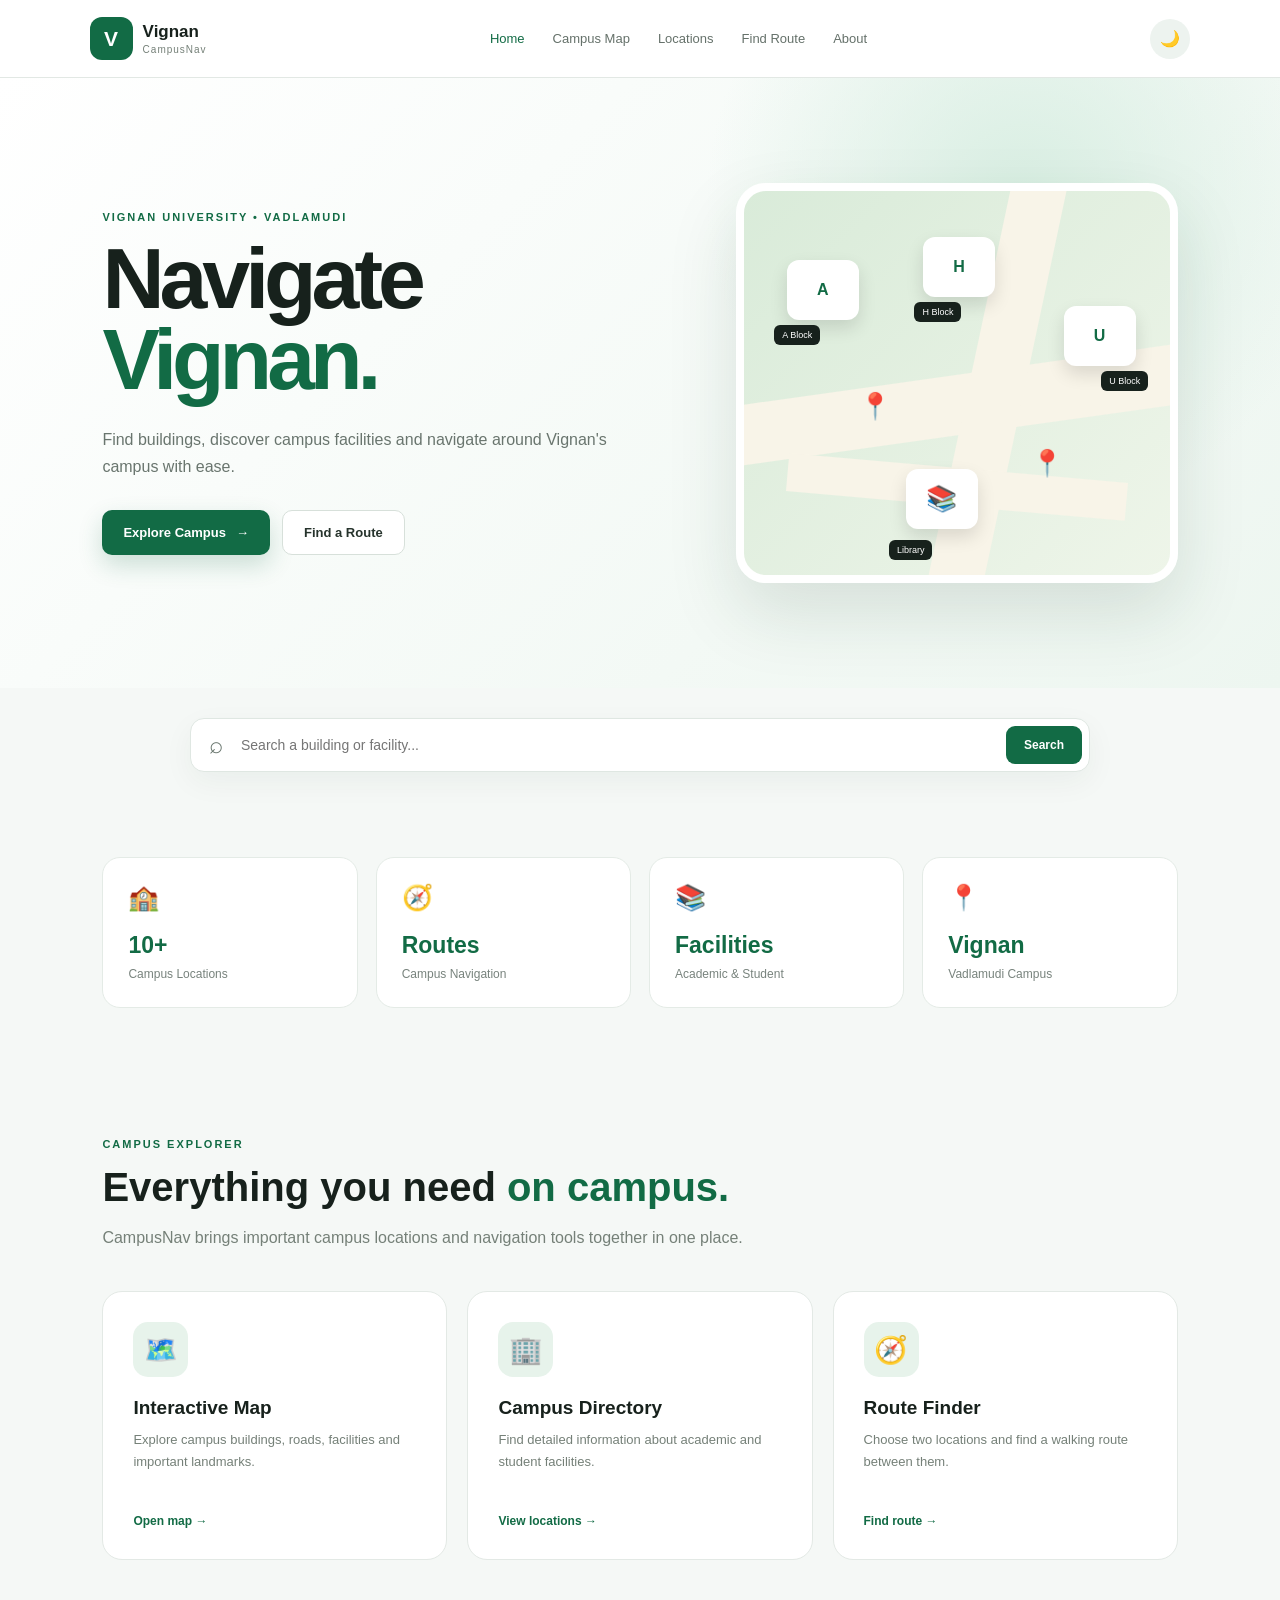
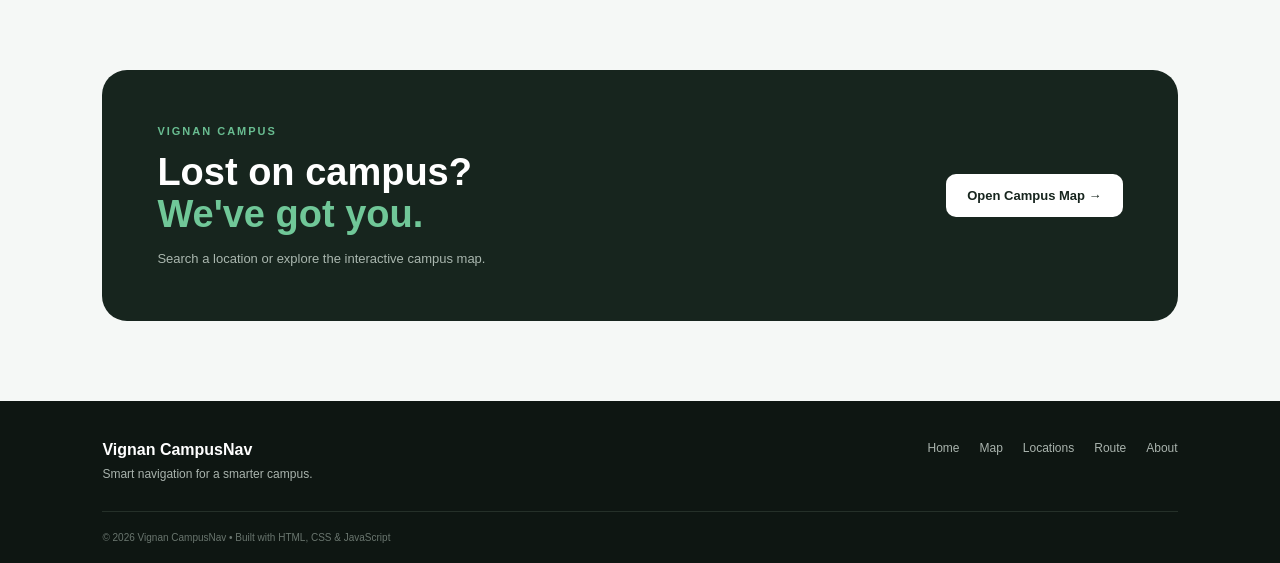
<file: index.html>
<!DOCTYPE html>
<html lang="en">
<head>
    <meta charset="UTF-8">
    <meta name="viewport" content="width=device-width, initial-scale=1.0">

    <title>Vignan CampusNav</title>

    <link rel="stylesheet" href="style.css">
</head>

<body>

    <!-- NAVBAR -->

    <header class="navbar">

        <a href="index.html" class="brand">

            <div class="brand-logo">V</div>

            <div>
                <strong>Vignan</strong>
                <small>CampusNav</small>
            </div>

        </a>


        <nav class="nav-links">

            <a href="index.html" class="active">Home</a>

            <a href="map.html">Campus Map</a>

            <a href="locations.html">Locations</a>

            <a href="route.html">Find Route</a>

            <a href="about.html">About</a>

        </nav>


        <button
            id="themeToggle"
            class="theme-toggle"
            aria-label="Toggle theme">

            🌙

        </button>


        <button
            id="menuToggle"
            class="menu-toggle">

            ☰

        </button>

    </header>



    <!-- MOBILE NAV -->

    <div id="mobileMenu" class="mobile-menu">

        <a href="index.html">Home</a>

        <a href="map.html">Campus Map</a>

        <a href="locations.html">Locations</a>

        <a href="route.html">Find Route</a>

        <a href="about.html">About</a>

    </div>



    <!-- HERO -->

    <main>

        <section class="hero">

            <div class="hero-content">

                <div class="eyebrow">
                    VIGNAN UNIVERSITY • VADLAMUDI
                </div>

                <h1>
                    Navigate
                    <span>Vignan.</span>
                </h1>

                <p>
                    Find buildings, discover campus facilities
                    and navigate around Vignan's campus with ease.
                </p>


                <div class="hero-buttons">

                    <a
                        href="map.html"
                        class="btn btn-primary">

                        Explore Campus
                        <span>→</span>

                    </a>


                    <a
                        href="route.html"
                        class="btn btn-outline">

                        Find a Route

                    </a>

                </div>

            </div>



            <!-- HERO VISUAL -->

            <div class="hero-visual">

                <div class="map-preview">

                    <div class="preview-road road-a"></div>

                    <div class="preview-road road-b"></div>

                    <div class="preview-road road-c"></div>


                    <div class="preview-building preview-a">
                        A
                    </div>

                    <div class="preview-building preview-h">
                        H
                    </div>

                    <div class="preview-building preview-u">
                        U
                    </div>

                    <div class="preview-building preview-library">
                        📚
                    </div>


                    <div class="preview-marker marker-one">
                        📍
                    </div>

                    <div class="preview-marker marker-two">
                        📍
                    </div>


                    <div class="preview-label label-a">
                        A Block
                    </div>

                    <div class="preview-label label-h">
                        H Block
                    </div>

                    <div class="preview-label label-u">
                        U Block
                    </div>

                    <div class="preview-label label-library">
                        Library
                    </div>

                </div>

            </div>

        </section>



        <!-- SEARCH -->

        <section class="home-search">

            <div class="home-search-box">

                <span>⌕</span>

                <input
                    id="homeSearch"
                    type="text"
                    placeholder="Search a building or facility..."
                    autocomplete="off">

                <button id="homeSearchButton">
                    Search
                </button>

            </div>


            <div
                id="homeSearchResults"
                class="home-search-results">

            </div>

        </section>



        <!-- QUICK STATS -->

        <section class="stats-section">

            <div class="stat-card">

                <div class="stat-icon">
                    🏫
                </div>

                <strong>10+</strong>

                <span>Campus Locations</span>

            </div>


            <div class="stat-card">

                <div class="stat-icon">
                    🧭
                </div>

                <strong>Routes</strong>

                <span>Campus Navigation</span>

            </div>


            <div class="stat-card">

                <div class="stat-icon">
                    📚
                </div>

                <strong>Facilities</strong>

                <span>Academic & Student</span>

            </div>


            <div class="stat-card">

                <div class="stat-icon">
                    📍
                </div>

                <strong>Vignan</strong>

                <span>Vadlamudi Campus</span>

            </div>

        </section>



        <!-- FEATURES -->

        <section class="features-section">

            <div class="section-title">

                <div class="eyebrow">
                    CAMPUS EXPLORER
                </div>

                <h2>
                    Everything you need
                    <span>on campus.</span>
                </h2>

                <p>
                    CampusNav brings important campus locations
                    and navigation tools together in one place.
                </p>

            </div>



            <div class="feature-grid">

                <a
                    href="map.html"
                    class="feature-card">

                    <div class="feature-icon">
                        🗺️
                    </div>

                    <h3>
                        Interactive Map
                    </h3>

                    <p>
                        Explore campus buildings, roads,
                        facilities and important landmarks.
                    </p>

                    <span class="feature-link">
                        Open map →
                    </span>

                </a>



                <a
                    href="locations.html"
                    class="feature-card">

                    <div class="feature-icon">
                        🏢
                    </div>

                    <h3>
                        Campus Directory
                    </h3>

                    <p>
                        Find detailed information about
                        academic and student facilities.
                    </p>

                    <span class="feature-link">
                        View locations →
                    </span>

                </a>



                <a
                    href="route.html"
                    class="feature-card">

                    <div class="feature-icon">
                        🧭
                    </div>

                    <h3>
                        Route Finder
                    </h3>

                    <p>
                        Choose two locations and find
                        a walking route between them.
                    </p>

                    <span class="feature-link">
                        Find route →
                    </span>

                </a>

            </div>

        </section>



        <!-- CTA -->

        <section class="cta-section">

            <div>

                <div class="eyebrow">
                    VIGNAN CAMPUS
                </div>

                <h2>
                    Lost on campus?
                    <br>
                    <span>We've got you.</span>
                </h2>

                <p>
                    Search a location or explore the
                    interactive campus map.
                </p>

            </div>


            <a
                href="map.html"
                class="btn btn-light">

                Open Campus Map →

            </a>

        </section>

    </main>



    <!-- FOOTER -->

    <footer>

        <div class="footer-content">

            <div>

                <div class="footer-brand">
                    Vignan CampusNav
                </div>

                <p>
                    Smart navigation for a smarter campus.
                </p>

            </div>


            <div class="footer-links">

                <a href="index.html">Home</a>

                <a href="map.html">Map</a>

                <a href="locations.html">Locations</a>

                <a href="route.html">Route</a>

                <a href="about.html">About</a>

            </div>

        </div>


        <div class="copyright">
            © 2026 Vignan CampusNav • Built with HTML, CSS & JavaScript
        </div>

    </footer>


    <script src="script.js"></script>

</body>
</html>
</file>
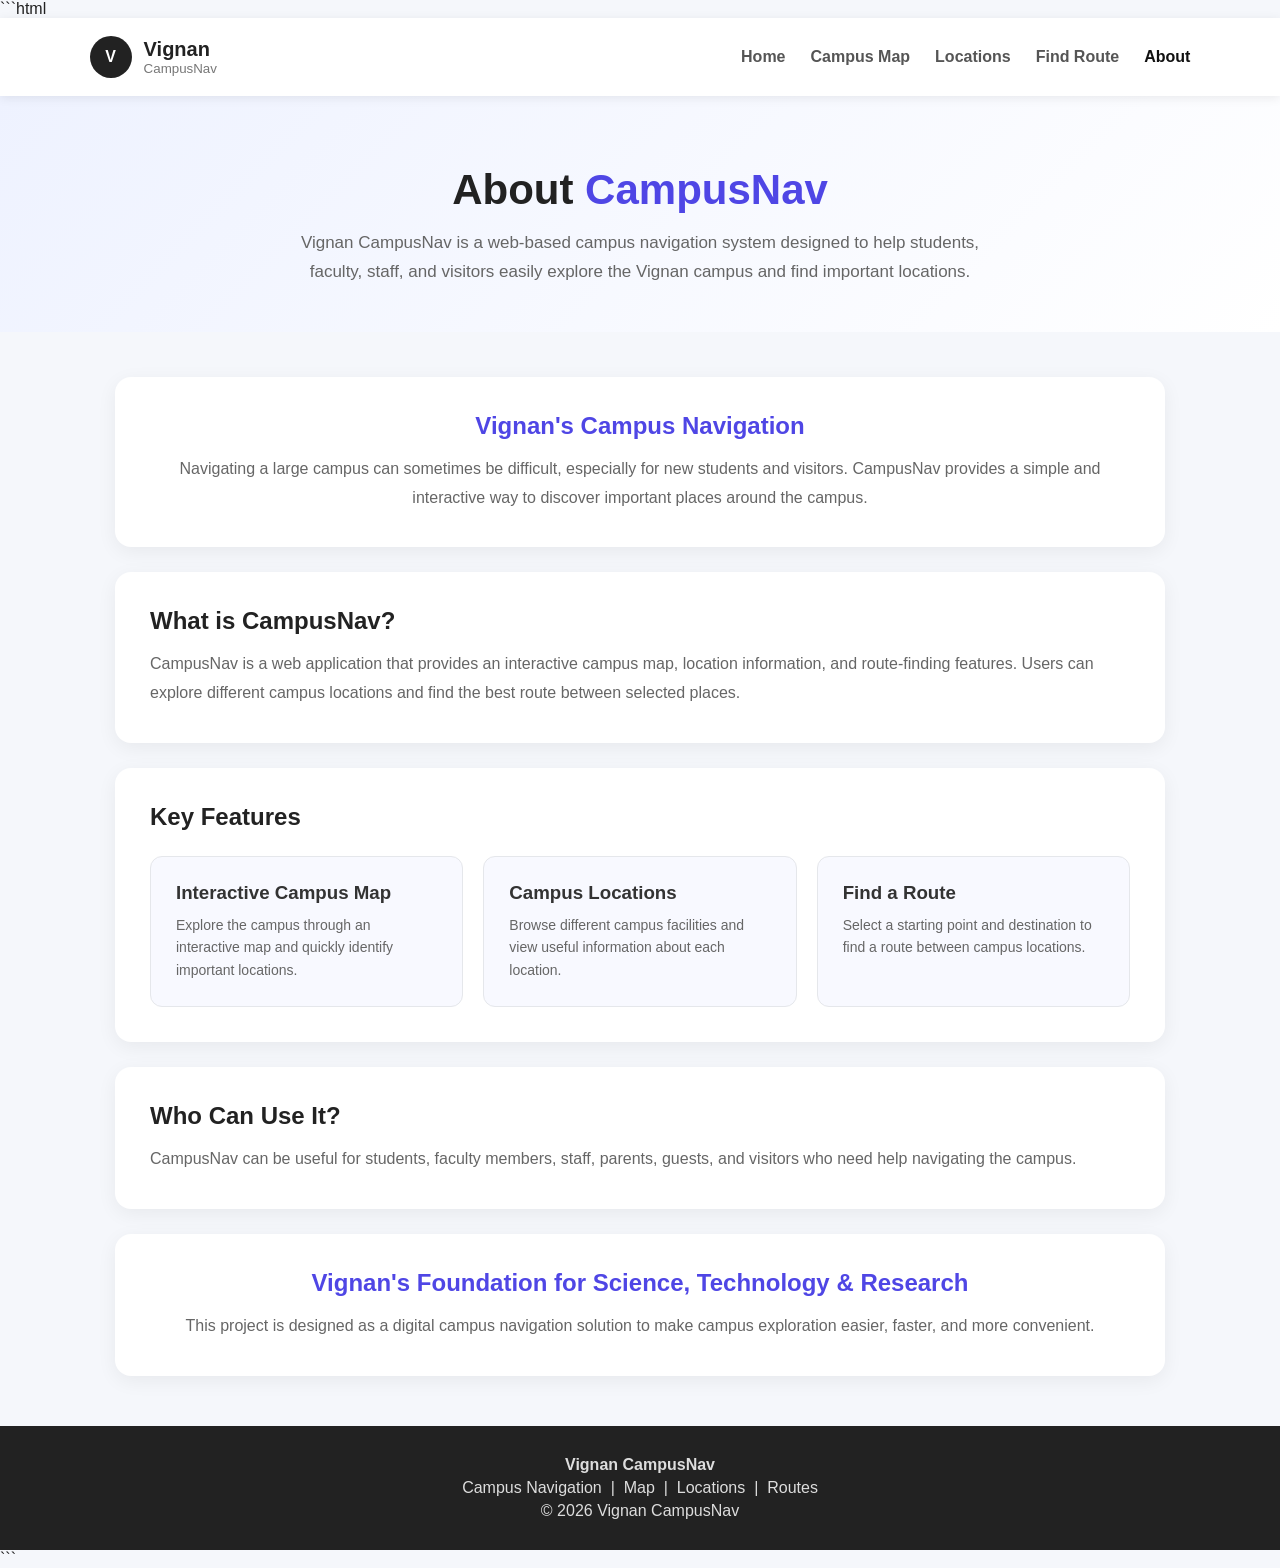
<file: about.html>
```html
<!DOCTYPE html>
<html lang="en">
<head>
    <meta charset="UTF-8">
    <meta name="viewport" content="width=device-width, initial-scale=1.0">
    <title>About | Vignan CampusNav</title>

    <style>
        * {
            margin: 0;
            padding: 0;
            box-sizing: border-box;
        }

        body {
            font-family: Arial, sans-serif;
            background: #f5f7fb;
            color: #222;
        }

        /* Navbar */
        .navbar {
            background: #ffffff;
            display: flex;
            justify-content: space-between;
            align-items: center;
            padding: 18px 7%;
            box-shadow: 0 2px 10px rgba(0, 0, 0, 0.08);
            position: sticky;
            top: 0;
            z-index: 10;
        }

        .brand {
            text-decoration: none;
            color: #222;
            display: flex;
            align-items: center;
            gap: 12px;
        }

        .brand-logo {
            width: 42px;
            height: 42px;
            background: #222;
            color: white;
            border-radius: 50%;
            display: flex;
            align-items: center;
            justify-content: center;
            font-weight: bold;
        }

        .brand strong {
            display: block;
            font-size: 20px;
        }

        .brand small {
            color: #777;
        }

        .nav-links {
            display: flex;
            gap: 25px;
        }

        .nav-links a {
            text-decoration: none;
            color: #555;
            font-weight: 600;
        }

        .nav-links a:hover,
        .nav-links .active {
            color: #111;
        }

        /* Hero */
        .hero {
            text-align: center;
            padding: 70px 20px 45px;
            background: linear-gradient(135deg, #eef2ff, #ffffff);
        }

        .hero h1 {
            font-size: 42px;
            margin-bottom: 15px;
        }

        .hero h1 span {
            color: #4f46e5;
        }

        .hero p {
            max-width: 700px;
            margin: auto;
            line-height: 1.7;
            color: #666;
            font-size: 17px;
        }

        /* Main */
        .container {
            max-width: 1100px;
            margin: 45px auto;
            padding: 0 25px;
        }

        .section {
            background: white;
            padding: 35px;
            margin-bottom: 25px;
            border-radius: 16px;
            box-shadow: 0 5px 20px rgba(0, 0, 0, 0.06);
        }

        .section h2 {
            margin-bottom: 15px;
            color: #222;
        }

        .section p {
            color: #666;
            line-height: 1.8;
        }

        /* Features */
        .features {
            display: grid;
            grid-template-columns: repeat(3, 1fr);
            gap: 20px;
            margin-top: 25px;
        }

        .feature {
            padding: 25px;
            border-radius: 12px;
            background: #f8f9ff;
            border: 1px solid #e5e7eb;
        }

        .feature h3 {
            margin-bottom: 10px;
            color: #333;
        }

        .feature p {
            font-size: 14px;
            line-height: 1.6;
        }

        /* University */
        .university {
            text-align: center;
        }

        .university h2 {
            color: #4f46e5;
        }

        /* Footer */
        footer {
            text-align: center;
            padding: 25px;
            background: #222;
            color: #ddd;
            margin-top: 50px;
        }

        footer p {
            margin: 5px;
        }

        /* Responsive */
        @media (max-width: 768px) {
            .navbar {
                flex-direction: column;
                gap: 15px;
            }

            .nav-links {
                gap: 15px;
                flex-wrap: wrap;
                justify-content: center;
            }

            .hero h1 {
                font-size: 32px;
            }

            .features {
                grid-template-columns: 1fr;
            }

            .section {
                padding: 25px;
            }
        }
    </style>
</head>

<body>

    <!-- NAVBAR -->
    <header class="navbar">

        <a href="index.html" class="brand">
            <div class="brand-logo">V</div>

            <div>
                <strong>Vignan</strong>
                <small>CampusNav</small>
            </div>
        </a>

        <nav class="nav-links">
            <a href="index.html">Home</a>
            <a href="map.html">Campus Map</a>
            <a href="locations.html">Locations</a>
            <a href="route.html">Find Route</a>
            <a href="about.html" class="active">About</a>
        </nav>

    </header>


    <!-- HERO -->
    <section class="hero">

        <h1>About <span>CampusNav</span></h1>

        <p>
            Vignan CampusNav is a web-based campus navigation system
            designed to help students, faculty, staff, and visitors
            easily explore the Vignan campus and find important locations.
        </p>

    </section>


    <!-- MAIN CONTENT -->
    <main class="container">

        <section class="section university">

            <h2>Vignan's Campus Navigation</h2>

            <p>
                Navigating a large campus can sometimes be difficult,
                especially for new students and visitors. CampusNav
                provides a simple and interactive way to discover
                important places around the campus.
            </p>

        </section>


        <section class="section">

            <h2>What is CampusNav?</h2>

            <p>
                CampusNav is a web application that provides an
                interactive campus map, location information, and
                route-finding features. Users can explore different
                campus locations and find the best route between
                selected places.
            </p>

        </section>


        <section class="section">

            <h2>Key Features</h2>

            <div class="features">

                <div class="feature">
                    <h3>Interactive Campus Map</h3>
                    <p>
                        Explore the campus through an interactive map
                        and quickly identify important locations.
                    </p>
                </div>

                <div class="feature">
                    <h3>Campus Locations</h3>
                    <p>
                        Browse different campus facilities and view
                        useful information about each location.
                    </p>
                </div>

                <div class="feature">
                    <h3>Find a Route</h3>
                    <p>
                        Select a starting point and destination to
                        find a route between campus locations.
                    </p>
                </div>

            </div>

        </section>


        <section class="section">

            <h2>Who Can Use It?</h2>

            <p>
                CampusNav can be useful for students, faculty members,
                staff, parents, guests, and visitors who need help
                navigating the campus.
            </p>

        </section>


        <section class="section university">

            <h2>Vignan's Foundation for Science, Technology & Research</h2>

            <p>
                This project is designed as a digital campus navigation
                solution to make campus exploration easier, faster,
                and more convenient.
            </p>

        </section>

    </main>


    <!-- FOOTER -->
    <footer>

        <p><strong>Vignan CampusNav</strong></p>

        <p>
            Campus Navigation &nbsp;|&nbsp;
            Map &nbsp;|&nbsp;
            Locations &nbsp;|&nbsp;
            Routes
        </p>

        <p>© 2026 Vignan CampusNav</p>

    </footer>

</body>
</html>
```
</file>
<file: style.css>
/* =====================================
   RESET
===================================== */

* {
    margin: 0;
    padding: 0;
    box-sizing: border-box;
}


html {
    scroll-behavior: smooth;
}


body {
    font-family:
        Arial,
        Helvetica,
        sans-serif;

    background: #f5f8f6;

    color: #17211c;

    transition:
        background 0.3s,
        color 0.3s;
}


a {
    text-decoration: none;
    color: inherit;
}


button,
input,
select {
    font: inherit;
}


button {
    cursor: pointer;
}



/* =====================================
   NAVBAR
===================================== */

.navbar {
    height: 78px;

    padding: 0 7%;

    display: flex;

    align-items: center;

    justify-content: space-between;

    position: sticky;

    top: 0;

    z-index: 1000;

    background:
        rgba(255,255,255,0.94);

    backdrop-filter: blur(15px);

    border-bottom:
        1px solid #e2e8e4;
}


.brand {
    display: flex;

    align-items: center;

    gap: 10px;
}


.brand-logo {
    width: 43px;

    height: 43px;

    display: flex;

    align-items: center;

    justify-content: center;

    background: #126b45;

    color: white;

    border-radius: 12px;

    font-size: 21px;

    font-weight: bold;
}


.brand strong {
    display: block;

    font-size: 17px;
}


.brand small {
    display: block;

    margin-top: 2px;

    color: #758078;

    font-size: 10px;

    letter-spacing: 1px;
}


.nav-links {
    display: flex;

    align-items: center;

    gap: 28px;
}


.nav-links a {
    color: #65716a;

    font-size: 13px;

    font-weight: 500;

    transition: 0.2s;
}


.nav-links a:hover,
.nav-links a.active {
    color: #126b45;
}


.theme-toggle {
    width: 40px;

    height: 40px;

    border: none;

    border-radius: 50%;

    background: #edf3ef;
}


.menu-toggle {
    display: none;

    border: none;

    background: none;

    font-size: 24px;
}


/* mobile menu */

.mobile-menu {
    display: none;
}



/* =====================================
   HERO
===================================== */

.hero {
    min-height: 610px;

    padding: 90px 8%;

    display: flex;

    align-items: center;

    justify-content: space-between;

    gap: 60px;

    background:
        radial-gradient(
            circle at 80% 20%,
            #d8eee2,
            transparent 28%
        ),

        linear-gradient(
            135deg,
            #ffffff,
            #edf6f0
        );
}


.hero-content {
    max-width: 610px;
}


.eyebrow {
    color: #126b45;

    font-size: 11px;

    font-weight: bold;

    letter-spacing: 2px;

    margin-bottom: 15px;
}


.hero h1 {
    font-size:
        clamp(55px, 7vw, 86px);

    line-height: 0.95;

    letter-spacing: -5px;

    margin-bottom: 25px;
}


.hero h1 span {
    color: #126b45;
}


.hero-content > p {
    max-width: 520px;

    color: #69756e;

    font-size: 16px;

    line-height: 1.7;

    margin-bottom: 30px;
}


.hero-buttons {
    display: flex;

    gap: 12px;
}


.btn {
    display: inline-flex;

    align-items: center;

    justify-content: center;

    gap: 10px;

    padding: 14px 21px;

    border-radius: 10px;

    font-size: 13px;

    font-weight: bold;

    transition:
        transform 0.2s,
        box-shadow 0.2s;
}


.btn:hover {
    transform: translateY(-2px);
}


.btn-primary {
    color: white;

    background: #126b45;

    box-shadow:
        0 10px 25px
        rgba(18,107,69,0.2);
}


.btn-outline {
    background: white;

    border: 1px solid #d7e0da;

    color: #26332c;
}



/* =====================================
   HERO MAP PREVIEW
===================================== */

.hero-visual {
    width: 470px;

    height: 400px;
}


.map-preview {
    height: 100%;

    width: 100%;

    position: relative;

    overflow: hidden;

    border-radius: 30px;

    background:
        linear-gradient(
            135deg,
            #d9ebd9,
            #eef5e9
        );

    border: 8px solid white;

    box-shadow:
        0 30px 70px
        rgba(25,60,42,0.13);
}


.preview-road {
    position: absolute;

    background: #f8f4e8;
}


.road-a {
    width: 120%;

    height: 60px;

    left: -10%;

    top: 48%;

    transform: rotate(-8deg);
}


.road-b {
    height: 120%;

    width: 55px;

    left: 53%;

    top: -10%;

    transform: rotate(12deg);
}


.road-c {
    width: 80%;

    height: 38px;

    bottom: 18%;

    left: 10%;

    transform: rotate(5deg);
}


.preview-building {
    position: absolute;

    width: 72px;

    height: 60px;

    background: white;

    border-radius: 12px;

    box-shadow:
        0 8px 18px
        rgba(0,0,0,0.12);

    display: flex;

    align-items: center;

    justify-content: center;

    color: #126b45;

    font-weight: bold;

    z-index: 3;
}


.preview-a {
    left: 10%;

    top: 18%;
}


.preview-h {
    left: 42%;

    top: 12%;
}


.preview-u {
    right: 8%;

    top: 30%;
}


.preview-library {
    left: 38%;

    bottom: 12%;

    font-size: 25px;
}


.preview-marker {
    position: absolute;

    font-size: 26px;

    z-index: 8;

    animation: floatMarker 2s infinite ease-in-out;
}


.marker-one {
    left: 27%;

    top: 52%;
}


.marker-two {
    right: 25%;

    bottom: 25%;
}


@keyframes floatMarker {

    0%, 100% {
        transform: translateY(0);
    }

    50% {
        transform: translateY(-6px);
    }

}


.preview-label {
    position: absolute;

    z-index: 10;

    background: #17211c;

    color: white;

    padding: 5px 8px;

    border-radius: 6px;

    font-size: 9px;
}


.label-a {
    left: 7%;

    top: 35%;
}


.label-h {
    left: 40%;

    top: 29%;
}


.label-u {
    right: 5%;

    top: 47%;
}


.label-library {
    left: 34%;

    bottom: 4%;
}



/* =====================================
   SEARCH
===================================== */

.home-search {
    padding: 30px 8%;

    position: relative;

    background: #f5f8f6;
}


.home-search-box {
    max-width: 900px;

    margin: auto;

    display: flex;

    align-items: center;

    background: white;

    border:
        1px solid #dfe7e2;

    border-radius: 14px;

    padding-left: 18px;

    box-shadow:
        0 10px 30px
        rgba(25,50,38,0.05);
}


.home-search-box > span {
    font-size: 24px;

    color: #69766e;
}


.home-search-box input {
    flex: 1;

    border: none;

    outline: none;

    padding: 18px;

    font-size: 14px;
}


.home-search-box button {
    border: none;

    background: #126b45;

    color: white;

    padding: 12px 18px;

    margin-right: 7px;

    border-radius: 9px;

    font-size: 12px;

    font-weight: bold;
}


.home-search-results {
    max-width: 900px;

    margin: 5px auto 0;

    background: white;

    border-radius: 12px;

    overflow: hidden;

    box-shadow:
        0 15px 35px
        rgba(20,50,35,0.1);

    position: relative;

    z-index: 50;
}


.search-result {
    display: flex;

    align-items: center;

    gap: 15px;

    padding: 15px 18px;

    border-bottom:
        1px solid #edf0ee;

    cursor: pointer;
}


.search-result:hover {
    background: #f3f8f5;
}


.search-result-icon {
    width: 42px;

    height: 42px;

    display: flex;

    align-items: center;

    justify-content: center;

    background: #e5f2ea;

    border-radius: 10px;

    font-size: 21px;
}


.search-result strong {
    display: block;

    font-size: 13px;
}


.search-result small {
    display: block;

    margin-top: 4px;

    color: #7b867f;
}



/* =====================================
   STATS
===================================== */

.stats-section {
    padding: 50px 8%;

    display: grid;

    grid-template-columns:
        repeat(4, 1fr);

    gap: 18px;
}


.stat-card {
    padding: 25px;

    background: white;

    border:
        1px solid #e4ebe6;

    border-radius: 18px;

    transition: 0.2s;
}


.stat-card:hover {
    transform: translateY(-4px);

    box-shadow:
        0 15px 30px
        rgba(20,50,35,0.06);
}


.stat-icon {
    font-size: 25px;

    margin-bottom: 20px;
}


.stat-card strong {
    display: block;

    font-size: 23px;

    color: #126b45;

    margin-bottom: 5px;
}


.stat-card span {
    color: #78837d;

    font-size: 12px;
}



/* =====================================
   FEATURES
===================================== */

.features-section {
    padding: 80px 8%;
}


.section-title {
    max-width: 650px;

    margin-bottom: 40px;
}


.section-title h2 {
    font-size: 40px;

    line-height: 1.1;

    margin-bottom: 15px;
}


.section-title h2 span {
    color: #126b45;
}


.section-title > p {
    color: #758078;

    line-height: 1.7;
}


.feature-grid {
    display: grid;

    grid-template-columns:
        repeat(3, 1fr);

    gap: 20px;
}


.feature-card {
    background: white;

    padding: 30px;

    border:
        1px solid #e3e9e5;

    border-radius: 20px;

    transition: 0.25s;
}


.feature-card:hover {
    transform: translateY(-6px);

    box-shadow:
        0 20px 40px
        rgba(20,50,35,0.08);
}


.feature-icon {
    width: 55px;

    height: 55px;

    display: flex;

    align-items: center;

    justify-content: center;

    border-radius: 15px;

    background: #e7f3eb;

    font-size: 27px;

    margin-bottom: 20px;
}


.feature-card h3 {
    margin-bottom: 10px;

    font-size: 19px;
}


.feature-card p {
    color: #758078;

    font-size: 13px;

    line-height: 1.7;

    min-height: 65px;
}


.feature-link {
    display: inline-block;

    color: #126b45;

    margin-top: 20px;

    font-size: 12px;

    font-weight: bold;
}



/* =====================================
   CTA
===================================== */

.cta-section {
    margin: 30px 8% 80px;

    padding: 55px;

    border-radius: 25px;

    background: #17251e;

    color: white;

    display: flex;

    align-items: center;

    justify-content: space-between;

    gap: 30px;
}


.cta-section .eyebrow {
    color: #69bd91;
}


.cta-section h2 {
    font-size: 38px;

    line-height: 1.1;

    margin-bottom: 15px;
}


.cta-section h2 span {
    color: #70c798;
}


.cta-section p {
    color: #aab7af;

    font-size: 13px;
}


.btn-light {
    background: white;

    color: #17251e;

    white-space: nowrap;
}



/* =====================================
   FOOTER
===================================== */

footer {
    background: #0e1612;

    color: #a9b3ad;

    padding: 40px 8% 20px;
}


.footer-content {
    display: flex;

    justify-content: space-between;

    gap: 30px;

    padding-bottom: 30px;

    border-bottom:
        1px solid #253029;
}


.footer-brand {
    color: white;

    font-weight: bold;

    margin-bottom: 8px;
}


.footer-content p {
    font-size: 12px;
}


.footer-links {
    display: flex;

    gap: 20px;

    flex-wrap: wrap;
}


.footer-links a {
    font-size: 12px;
}


.footer-links a:hover {
    color: white;
}


.copyright {
    padding-top: 20px;

    font-size: 10px;

    color: #69756e;
}



/* =====================================
   DARK MODE
===================================== */

body.dark {
    background: #101713;

    color: #edf4ef;
}


body.dark .navbar {
    background:
        rgba(20,30,25,0.94);

    border-color: #29372f;
}


body.dark .nav-links a {
    color: #aebbb3;
}


body.dark .hero {
    background:
        radial-gradient(
            circle at 80% 20%,
            #193a2a,
            transparent 30%
        ),

        #142019;
}


body.dark .hero-content > p,
body.dark .section-title > p {
    color: #a3b0a8;
}


body.dark .btn-outline {
    background: #1a251f;

    color: white;

    border-color: #344239;
}


body.dark .home-search,
body.dark .home-search-box {
    background: #101713;
}


body.dark .home-search-box {
    border-color: #2c3a32;
}


body.dark .home-search-box input {
    background: transparent;

    color: white;
}


body.dark .home-search-results,
body.dark .stat-card,
body.dark .feature-card {
    background: #19231e;

    border-color: #2b3931;
}


body.dark .search-result:hover {
    background: #202d26;
}


body.dark .stat-card span,
body.dark .feature-card p {
    color: #a0ada5;
}


body.dark .theme-toggle {
    background: #26352d;
}



/* =====================================
   RESPONSIVE
===================================== */

@media (max-width: 950px) {

    .nav-links {
        display: none;
    }

    .menu-toggle {
        display: block;
    }

    .hero {
        padding: 70px 6%;

        flex-direction: column;

        align-items: flex-start;
    }

    .hero-visual {
        width: 100%;

        max-width: 550px;
    }

    .stats-section {
        grid-template-columns:
            repeat(2, 1fr);
    }

    .feature-grid {
        grid-template-columns:
            1fr;
    }

}


@media (max-width: 600px) {

    .navbar {
        padding: 0 5%;
    }

    .theme-toggle {
        margin-left: auto;

        margin-right: 10px;
    }

    .hero {
        padding: 60px 5%;
    }

    .hero h1 {
        font-size: 55px;

        letter-spacing: -3px;
    }

    .hero-buttons {
        flex-direction: column;

        width: 100%;
    }

    .btn {
        width: 100%;
    }

    .hero-visual {
        height: 330px;
    }

    .stats-section {
        padding: 30px 5%;

        grid-template-columns:
            1fr;
    }

    .features-section {
        padding: 60px 5%;
    }

    .section-title h2 {
        font-size: 32px;
    }

    .cta-section {
        margin-left: 5%;

        margin-right: 5%;

        padding: 35px 25px;

        flex-direction: column;

        align-items: flex-start;
    }

    .home-search {
        padding-left: 5%;

        padding-right: 5%;
    }

    .home-search-box {
        padding-left: 12px;
    }

    .home-search-box input {
        min-width: 0;

        padding: 15px 8px;
    }

    .home-search-box button {
        font-size: 10px;

        padding: 10px;
    }

    .footer-content {
        flex-direction: column;
    }

}
/* =====================================
   MAP PAGE
===================================== */

.map-page-header {
    padding: 65px 8% 35px;

    background: white;

    display: flex;

    justify-content: space-between;

    align-items: end;

    gap: 30px;
}

.map-page-header h1 {
    font-size: 48px;

    letter-spacing: -2px;

    margin-bottom: 12px;
}

.map-page-header > div:first-child > p:last-child {
    color: #748078;

    font-size: 14px;
}

.map-status {
    display: flex;

    align-items: center;

    gap: 8px;

    background: #edf6f0;

    color: #126b45;

    padding: 10px 15px;

    border-radius: 30px;

    font-size: 12px;

    font-weight: bold;
}

.status-dot {
    width: 8px;

    height: 8px;

    border-radius: 50%;

    background: #28a866;
}


/* =====================================
   MAP PAGE
===================================== */

.map-page {
    padding: 30px 8% 80px;

    background: #f5f8f6;
}


/* =====================================
   MAP SEARCH
===================================== */

.map-search-wrapper {
    position: relative;

    max-width: 700px;

    margin: 0 auto 20px;

    z-index: 100;
}

.map-search {
    display: flex;

    align-items: center;

    background: white;

    border: 1px solid #dce5df;

    border-radius: 13px;

    padding-left: 17px;

    box-shadow:
        0 8px 25px
        rgba(20,50,35,0.06);
}

.map-search > span {
    font-size: 20px;

    color: #68756e;
}

.map-search input {
    flex: 1;

    border: none;

    outline: none;

    padding: 17px;

    font-size: 14px;
}

.map-search button {
    border: none;

    background: transparent;

    color: #89948d;

    padding: 15px;
}

.map-search-results {
    background: white;

    border-radius: 12px;

    margin-top: 5px;

    overflow: hidden;

    box-shadow:
        0 15px 35px
        rgba(20,50,35,0.12);
}

.map-result {
    display: flex;

    align-items: center;

    gap: 13px;

    padding: 13px 16px;

    border-bottom:
        1px solid #edf1ee;

    cursor: pointer;
}

.map-result:hover {
    background: #f0f7f3;
}

.map-result-icon {
    width: 40px;

    height: 40px;

    display: flex;

    align-items: center;

    justify-content: center;

    background: #e6f3eb;

    border-radius: 10px;

    font-size: 20px;
}

.map-result strong {
    display: block;

    font-size: 13px;
}

.map-result small {
    color: #7a867f;

    font-size: 11px;
}


/* =====================================
   MAP TOOLBAR
===================================== */

.map-toolbar {
    max-width: 1200px;

    margin: auto;

    display: flex;

    justify-content: space-between;

    align-items: center;

    margin-bottom: 12px;
}

.map-tools-left {
    display: flex;

    gap: 7px;
}

.map-control {
    width: 38px;

    height: 38px;

    border: 1px solid #d9e2dc;

    background: white;

    border-radius: 9px;

    font-size: 19px;

    color: #26332c;
}

.map-control:hover {
    background: #edf5f0;
}

.show-all-btn {
    border: 1px solid #d9e2dc;

    background: white;

    padding: 10px 15px;

    border-radius: 9px;

    font-size: 12px;

    font-weight: bold;
}


/* =====================================
   CAMPUS MAP
===================================== */

.real-campus-map {
    height: 680px;

    max-width: 1200px;

    margin: auto;

    overflow: hidden;

    border-radius: 25px;

    border: 8px solid white;

    box-shadow:
        0 20px 50px
        rgba(25,55,40,0.12);

    background:
        #dcebdc;

    position: relative;
}


.map-inner {
    width: 1200px;

    height: 700px;

    position: absolute;

    left: 0;

    top: 0;

    transform-origin: center center;

    transition:
        transform 0.35s ease;
}


/* =====================================
   GREEN AREAS
===================================== */

.map-green {
    position: absolute;

    color: #72a779;

    opacity: 0.7;

    letter-spacing: 12px;

    font-size: 25px;

    z-index: 1;
}

.green-1 {
    left: 70px;

    top: 60px;
}

.green-2 {
    right: 60px;

    top: 75px;
}

.green-3 {
    left: 400px;

    bottom: 25px;
}


/* =====================================
   ROADS
===================================== */

.campus-road {
    position: absolute;

    background: #f7f4e8;

    border: 2px solid #e4dfd1;

    z-index: 2;
}

.main-road {
    width: 1200px;

    height: 72px;

    top: 305px;

    left: 0;

    transform: rotate(-3deg);
}

.main-road span {
    position: absolute;

    right: 80px;

    top: 28px;

    color: #b0aa9b;

    font-size: 10px;

    letter-spacing: 2px;
}

.upper-road {
    width: 800px;

    height: 48px;

    left: 200px;

    top: 145px;

    transform:
        rotate(13deg);
}

.lower-road {
    width: 850px;

    height: 45px;

    left: 150px;

    bottom: 100px;

    transform:
        rotate(-7deg);
}

.left-road {
    height: 550px;

    width: 48px;

    left: 170px;

    top: 70px;

    transform:
        rotate(-8deg);
}

.right-road {
    height: 600px;

    width: 48px;

    right: 190px;

    top: 30px;

    transform:
        rotate(8deg);
}


/* =====================================
   WALKING PATHS
===================================== */

.walking-path {
    position: absolute;

    background:
        repeating-linear-gradient(
            90deg,
            #b9cbb8 0,
            #b9cbb8 8px,
            transparent 8px,
            transparent 16px
        );

    opacity: 0.7;

    z-index: 3;
}

.path-1 {
    width: 330px;

    height: 5px;

    left: 330px;

    top: 335px;

    transform: rotate(5deg);
}

.path-2 {
    width: 270px;

    height: 5px;

    left: 430px;

    top: 400px;

    transform: rotate(-45deg);
}

.path-3 {
    width: 300px;

    height: 5px;

    left: 680px;

    top: 335px;

    transform: rotate(35deg);
}

.path-4 {
    width: 230px;

    height: 5px;

    left: 500px;

    top: 230px;

    transform: rotate(80deg);
}


/* =====================================
   BUILDINGS
===================================== */

.campus-building {
    position: absolute;

    width: 145px;

    min-height: 105px;

    border: 3px solid white;

    border-radius: 13px;

    background: white;

    box-shadow:
        0 8px 22px
        rgba(25,50,35,0.16);

    display: flex;

    flex-direction: column;

    align-items: center;

    justify-content: center;

    gap: 5px;

    transition:
        transform 0.25s,
        box-shadow 0.25s;

    z-index: 10;
}

.campus-building:hover,
.campus-building.selected {
    transform:
        translateY(-7px)
        scale(1.05);

    box-shadow:
        0 18px 35px
        rgba(18,107,69,0.25);

    border-color: #126b45;
}

.building-icon {
    font-size: 28px;
}

.campus-building strong {
    font-size: 13px;
}

.campus-building small {
    font-size: 10px;

    color: #7c8780;
}


/* Actual positions */

.building-a {
    left: 225px;

    top: 75px;
}

.building-h {
    left: 480px;

    top: 185px;
}

.building-u {
    left: 705px;

    top: 95px;
}

.building-pharmacy {
    right: 85px;

    bottom: 155px;
}

.building-library {
    left: 455px;

    bottom: 75px;
}

.building-admin {
    left: 110px;

    bottom: 100px;
}

.building-hostel {
    right: 75px;

    top: 430px;
}

.building-medical {
    left: 275px;

    top: 375px;
}


/* =====================================
   SPORTS
===================================== */

.sports-area {
    position: absolute;

    width: 250px;

    height: 135px;

    left: 700px;

    bottom: 35px;

    border-radius: 50%;

    border:
        8px solid #9fcb9f;

    background:
        #b8d9b0;

    color: #285e39;

    display: flex;

    flex-direction: column;

    justify-content: center;

    align-items: center;

    gap: 8px;

    z-index: 5;
}

.sports-area:hover {
    transform: scale(1.03);
}

.sports-icon {
    font-size: 32px;
}

.sports-area strong {
    font-size: 12px;
}


/* =====================================
   GATE
===================================== */

.main-gate {
    position: absolute;

    left: 15px;

    top: 285px;

    border: none;

    background: #126b45;

    color: white;

    border-radius: 10px;

    padding: 12px 16px;

    display: flex;

    align-items: center;

    gap: 7px;

    z-index: 20;

    box-shadow:
        0 8px 20px
        rgba(18,107,69,0.25);
}

.main-gate span {
    font-size: 10px;

    font-weight: bold;
}


/* =====================================
   PARKING
===================================== */

.parking {
    position: absolute;

    background:
        repeating-linear-gradient(
            90deg,
            #c4c8c5 0,
            #c4c8c5 2px,
            transparent 2px,
            transparent 15px
        );

    border: 2px dashed #9ba49e;

    padding: 10px;

    color: #66716a;

    font-size: 20px;

    text-align: center;

    z-index: 4;
}

.parking span {
    display: block;

    font-size: 9px;

    margin-top: 5px;
}

.parking-1 {
    left: 20px;

    bottom: 25px;

    width: 120px;

    height: 75px;
}

.parking-2 {
    right: 250px;

    top: 50px;

    width: 120px;

    height: 70px;
}


/* =====================================
   WATER
===================================== */

.water-body {
    position: absolute;

    width: 110px;

    height: 80px;

    right: 45px;

    top: 190px;

    border-radius:
        55% 45% 60% 40%;

    background: #87d2df;

    display: flex;

    align-items: center;

    justify-content: center;

    opacity: 0.85;

    z-index: 2;
}


/* =====================================
   ROUTE
===================================== */

.route-overlay {
    position: absolute;

    inset: 0;

    width: 1200px;

    height: 700px;

    pointer-events: none;

    z-index: 30;
}

.route-overlay path {
    fill: none;

    stroke: #126b45;

    stroke-width: 10;

    stroke-linecap: round;

    stroke-linejoin: round;

    stroke-dasharray: 18 13;

    filter:
        drop-shadow(
            0 3px 4px
            rgba(18,107,69,0.3)
        );

    animation:
        routeMove 0.8s linear infinite;
}

@keyframes routeMove {

    to {
        stroke-dashoffset: -31;
    }

}


/* =====================================
   LEGEND
===================================== */

.map-legend-new {
    max-width: 1200px;

    margin: 15px auto;

    display: flex;

    gap: 25px;

    flex-wrap: wrap;

    color: #68746d;

    font-size: 12px;
}

.map-legend-new div {
    display: flex;

    align-items: center;

    gap: 7px;
}

.legend {
    width: 10px;

    height: 10px;

    border-radius: 50%;
}

.academic-dot {
    background: #126b45;
}

.facility-dot {
    background: #d48b32;
}

.service-dot {
    background: #4d7dc5;
}

.sports-dot {
    background: #9956af;
}


/* =====================================
   DETAILS
===================================== */

.map-details {
    max-width: 1000px;

    margin: 30px auto;

    background: white;

    border-radius: 20px;

    padding: 30px;

    display: flex;

    align-items: flex-start;

    gap: 22px;

    position: relative;

    box-shadow:
        0 15px 35px
        rgba(20,50,35,0.08);
}

.map-details-icon {
    width: 65px;

    height: 65px;

    border-radius: 16px;

    background: #e5f3ea;

    display: flex;

    align-items: center;

    justify-content: center;

    font-size: 30px;

    flex-shrink: 0;
}

.map-details-content h2 {
    font-size: 28px;

    margin-bottom: 8px;
}

.map-details-content > p:not(.eyebrow) {
    max-width: 700px;

    color: #718078;

    font-size: 13px;

    line-height: 1.7;
}

.details-grid {
    display: flex;

    gap: 30px;

    margin-top: 18px;
}

.details-grid div {
    display: flex;

    flex-direction: column;

    gap: 5px;
}

.details-grid span {
    font-size: 9px;

    letter-spacing: 1px;

    color: #89938d;
}

.details-grid strong {
    font-size: 12px;

    color: #126b45;
}

.navigate-location-btn {
    margin-top: 20px;

    border: none;

    background: #126b45;

    color: white;

    padding: 11px 17px;

    border-radius: 8px;

    font-size: 12px;

    font-weight: bold;
}

.details-close {
    position: absolute;

    top: 15px;

    right: 15px;

    border: none;

    background: #f1f4f2;

    width: 30px;

    height: 30px;

    border-radius: 50%;
}

.hidden {
    display: none !important;
}


/* =====================================
   DARK MAP
===================================== */

body.dark .map-page-header {
    background: #142019;
}

body.dark .map-page {
    background: #101713;
}

body.dark .map-search,
body.dark .map-search-results,
body.dark .map-control,
body.dark .show-all-btn,
body.dark .map-details {
    background: #1a241f;

    border-color: #2b3931;

    color: white;
}

body.dark .map-search input {
    background: transparent;

    color: white;
}

body.dark .map-result:hover {
    background: #202d26;
}

body.dark .map-details-content > p:not(.eyebrow) {
    color: #a4b0a9;
}


/* =====================================
   MAP RESPONSIVE
===================================== */

@media (max-width: 800px) {

    .map-page-header {
        padding: 50px 5% 30px;

        flex-direction: column;

        align-items: flex-start;
    }

    .map-page-header h1 {
        font-size: 38px;
    }

    .map-page {
        padding-left: 5%;

        padding-right: 5%;
    }

    .real-campus-map {
        height: 580px;

        overflow: auto;
    }

    .map-inner {
        transform: scale(0.85);

        transform-origin: top left;
    }

    .map-toolbar {
        flex-wrap: wrap;

        gap: 10px;
    }

    .map-details {
        margin-left: 5%;

        margin-right: 5%;

        flex-direction: column;
    }

}
</file>
